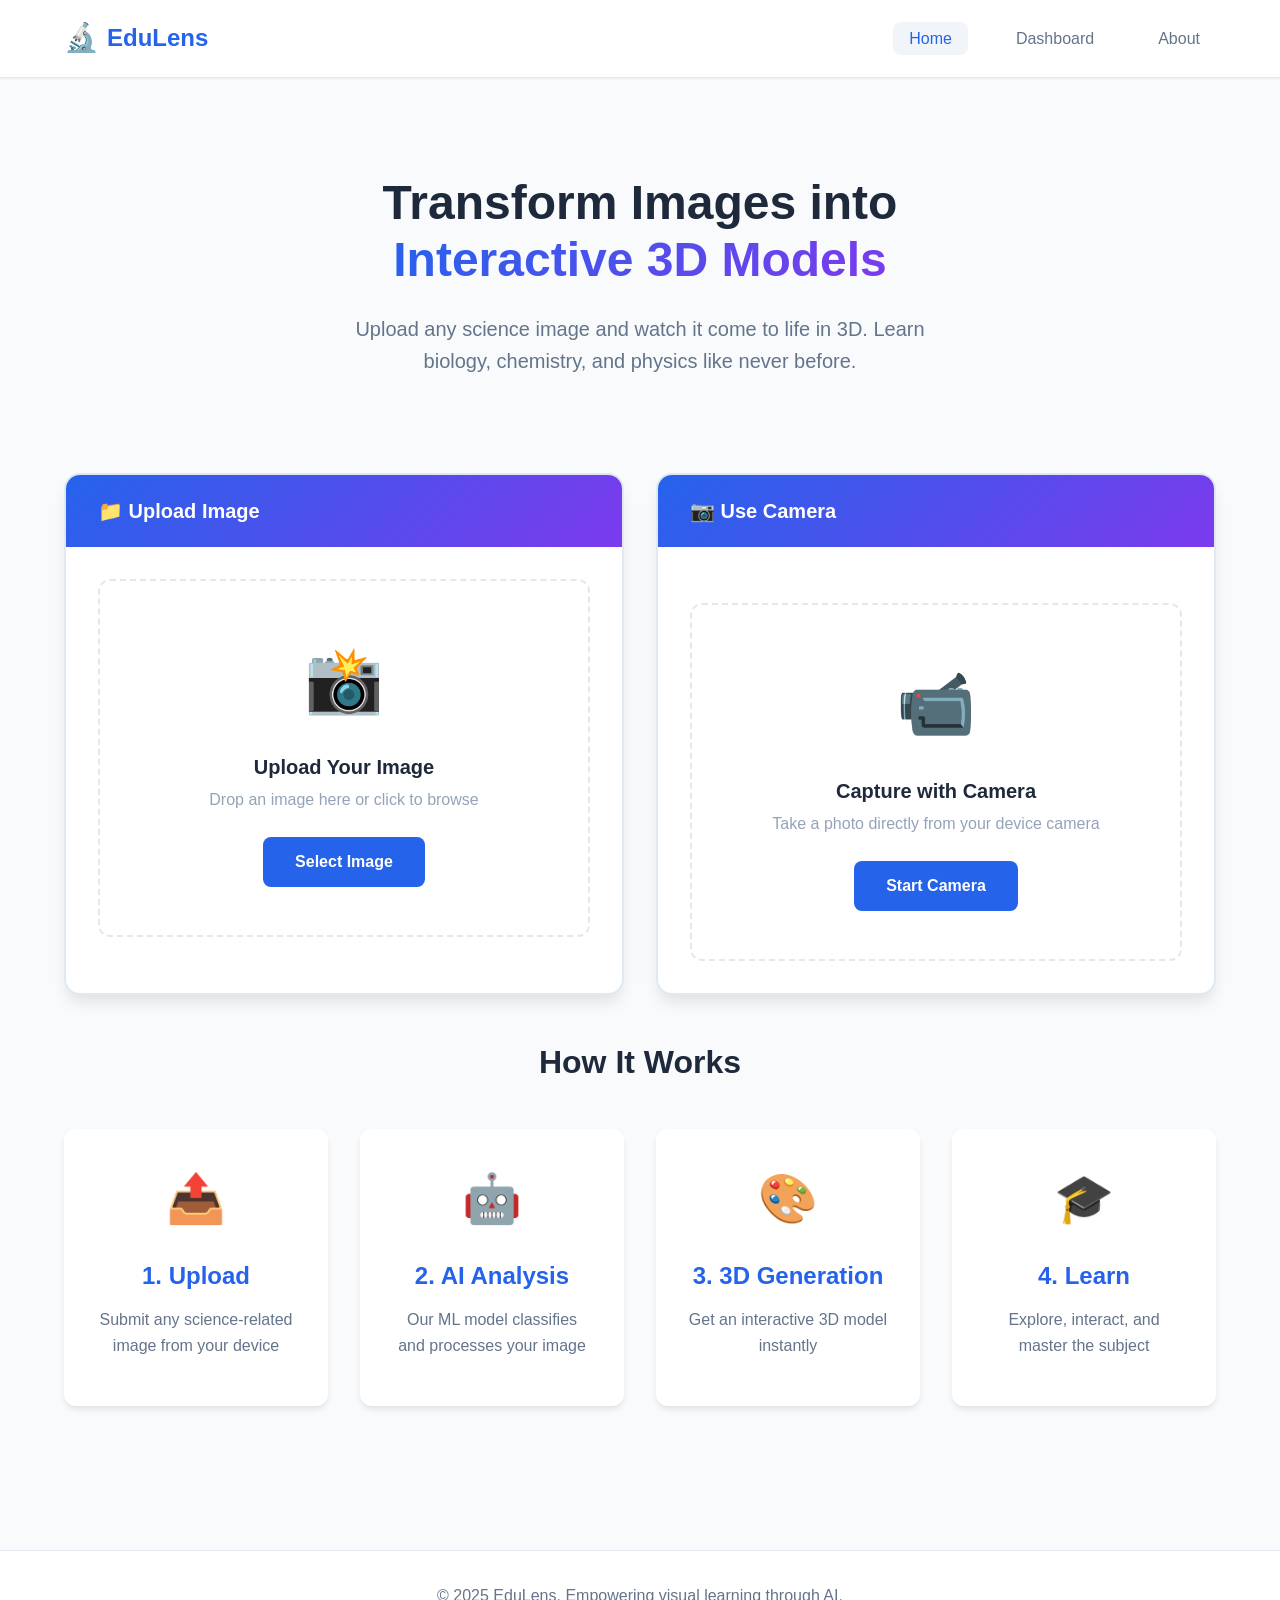
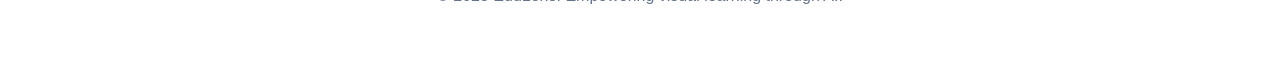
<file: frontend/index.html>
<!DOCTYPE html>
<html lang="en">
<head>
    <meta charset="UTF-8">
    <meta name="viewport" content="width=device-width, initial-scale=1.0">
    <title>EduLens - Turn Images into 3D Learning</title>
    <link rel="stylesheet" href="css/styles.css">
</head>
<body>
    <nav class="navbar">
        <div class="nav-container">
            <div class="logo">
                <span class="logo-icon">🔬</span>
                <span class="logo-text">EduLens</span>
            </div>
            <ul class="nav-links">
                <li><a href="index.html" class="active">Home</a></li>
                <li><a href="dashboard.html">Dashboard</a></li>
                <li><a href="#about">About</a></li>
            </ul>
        </div>
    </nav>

    <main class="container">
        <section class="hero">
            <h1 class="hero-title">Transform Images into<br><span class="gradient-text">Interactive 3D Models</span></h1>
            <p class="hero-subtitle">Upload any science image and watch it come to life in 3D. Learn biology, chemistry, and physics like never before.</p>
        </section>

        <section class="upload-section">
            <div class="upload-container">
                <!-- Upload from File -->
                <div class="upload-card">
                    <div class="card-header">
                        <h3>📁 Upload Image</h3>
                    </div>
                    <div class="upload-area" id="uploadArea">
                        <div class="upload-icon">📸</div>
                        <h4>Upload Your Image</h4>
                        <p>Drop an image here or click to browse</p>
                        <input type="file" id="imageInput" accept="image/*" hidden>
                        <button class="btn btn-primary" id="selectBtn">Select Image</button>
                    </div>

                    <div class="preview-area hidden" id="previewArea">
                        <img id="imagePreview" alt="Preview">
                        <button class="btn btn-secondary" id="changeImageBtn">Change Image</button>
                        <button class="btn btn-primary btn-large" id="uploadBtn">
                            <span class="btn-text">Analyze & Generate 3D</span>
                            <span class="spinner hidden" id="uploadSpinner"></span>
                        </button>
                    </div>
                </div>

                <!-- Camera Capture -->
                <div class="upload-card">
                    <div class="card-header">
                        <h3>📷 Use Camera</h3>
                    </div>
                    <div class="camera-area" id="cameraArea">
                        <div class="camera-placeholder" id="cameraPlaceholder">
                            <div class="camera-icon">📹</div>
                            <h4>Capture with Camera</h4>
                            <p>Take a photo directly from your device camera</p>
                            <button class="btn btn-primary" id="startCameraBtn">Start Camera</button>
                        </div>
                        
                        <div class="camera-view hidden" id="cameraView">
                            <video id="cameraVideo" autoplay playsinline></video>
                            <div class="camera-controls">
                                <button class="btn btn-success" id="captureBtn">📸 Capture Photo</button>
                                <button class="btn btn-secondary" id="stopCameraBtn">Stop Camera</button>
                            </div>
                        </div>

                        <div class="camera-preview hidden" id="cameraPreview">
                            <canvas id="cameraCanvas"></canvas>
                            <div class="camera-actions">
                                <button class="btn btn-secondary" id="retakeBtn">↻ Retake</button>
                                <button class="btn btn-primary btn-large" id="useCameraPhotoBtn">
                                    <span class="btn-text">Analyze & Generate 3D</span>
                                    <span class="spinner hidden" id="cameraSpinner"></span>
                                </button>
                            </div>
                        </div>
                    </div>
                </div>
            </div>

            <div class="result-card hidden" id="resultCard">
                <div class="result-header">
                    <div class="result-icon">✨</div>
                    <h3>Classification Result</h3>
                </div>
                <div class="result-content">
                    <div class="result-label">Detected Subject:</div>
                    <div class="result-value" id="predictedSubject">--</div>
                    <div class="result-confidence">
                        <span>Confidence:</span>
                        <div class="confidence-bar">
                            <div class="confidence-fill" id="confidenceFill"></div>
                        </div>
                        <span id="confidenceValue">--</span>
                    </div>
                </div>
                <button class="btn btn-success btn-large" id="view3DBtn">
                    🎯 Open 3D Model
                </button>
            </div>
        </section>

        <section class="features">
            <h2>How It Works</h2>
            <div class="feature-grid">
                <div class="feature-card">
                    <div class="feature-icon">📤</div>
                    <h3>1. Upload</h3>
                    <p>Submit any science-related image from your device</p>
                </div>
                <div class="feature-card">
                    <div class="feature-icon">🤖</div>
                    <h3>2. AI Analysis</h3>
                    <p>Our ML model classifies and processes your image</p>
                </div>
                <div class="feature-card">
                    <div class="feature-icon">🎨</div>
                    <h3>3. 3D Generation</h3>
                    <p>Get an interactive 3D model instantly</p>
                </div>
                <div class="feature-card">
                    <div class="feature-icon">🎓</div>
                    <h3>4. Learn</h3>
                    <p>Explore, interact, and master the subject</p>
                </div>
            </div>
        </section>
    </main>

    <footer class="footer">
        <p>&copy; 2025 EduLens. Empowering visual learning through AI.</p>
    </footer>

    <script src="js/config.js"></script>
    <script src="js/uploader.js"></script>
</body>
</html>
</file>
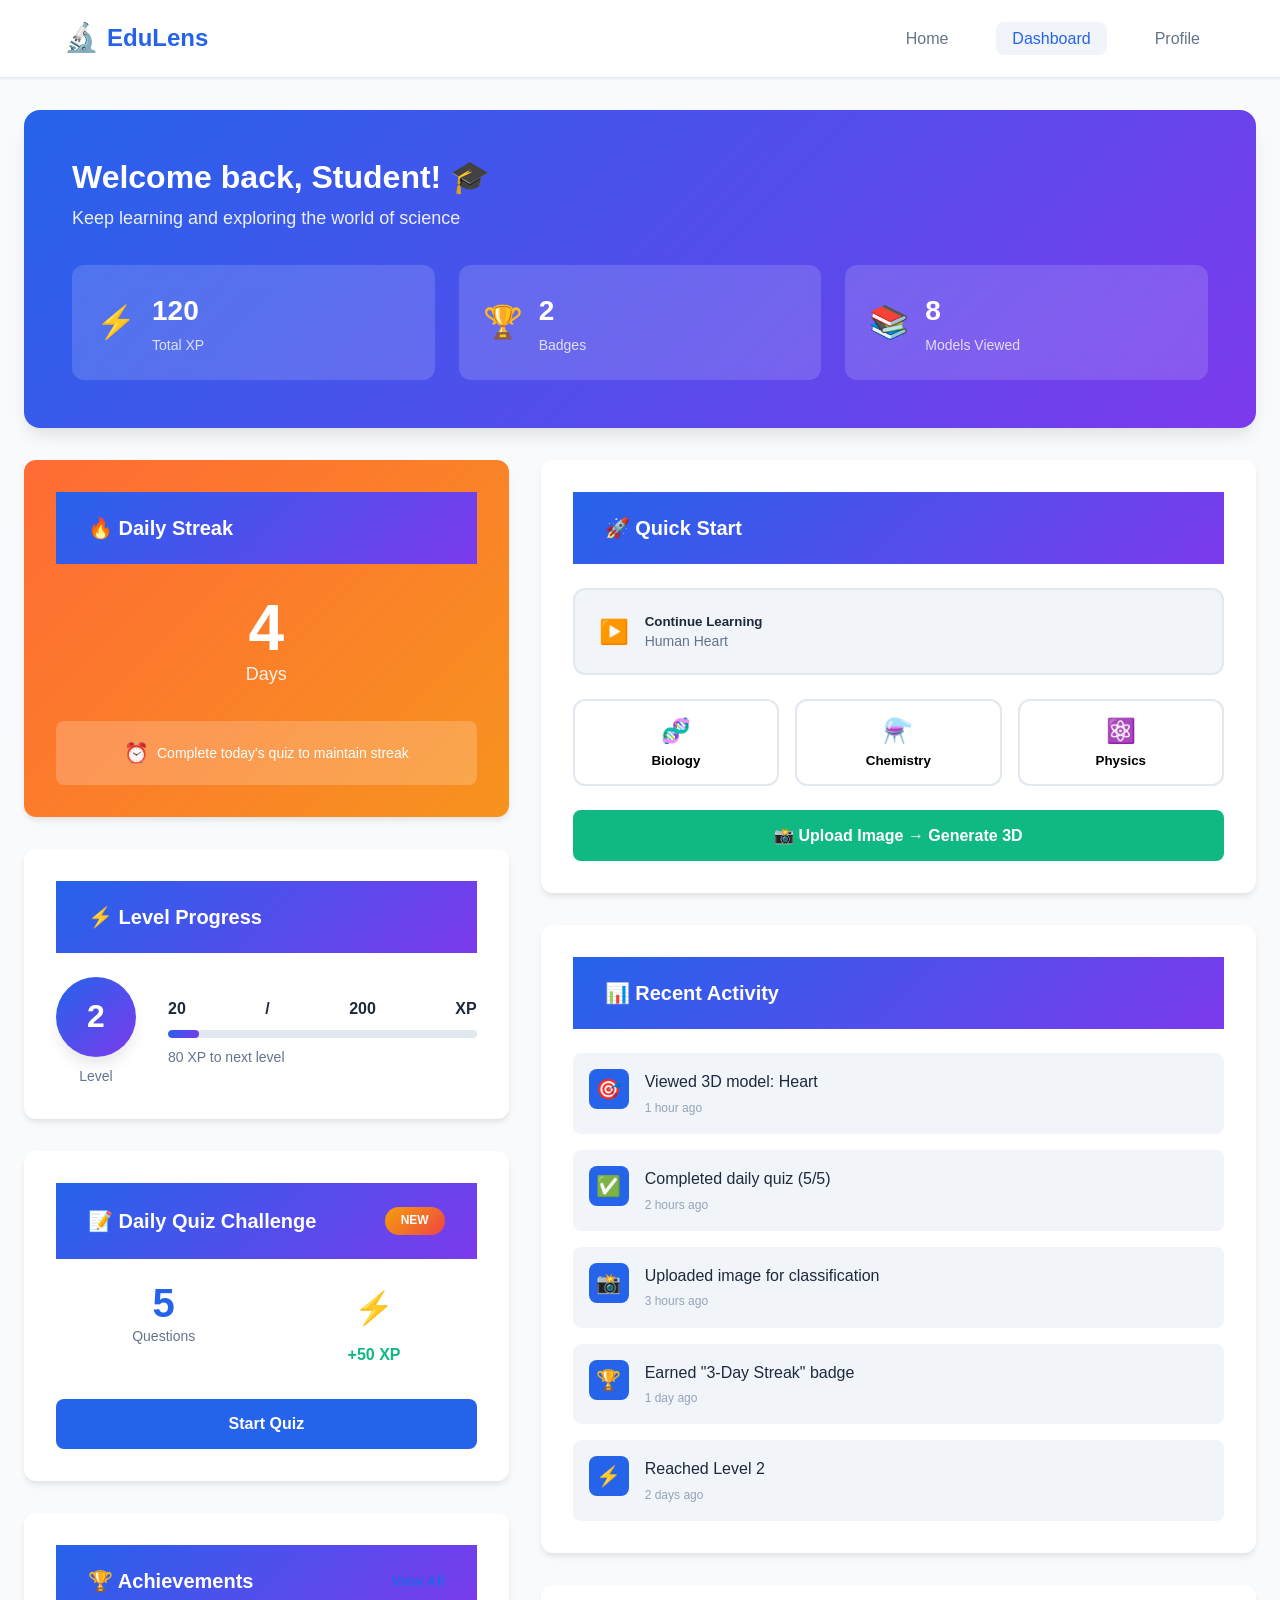
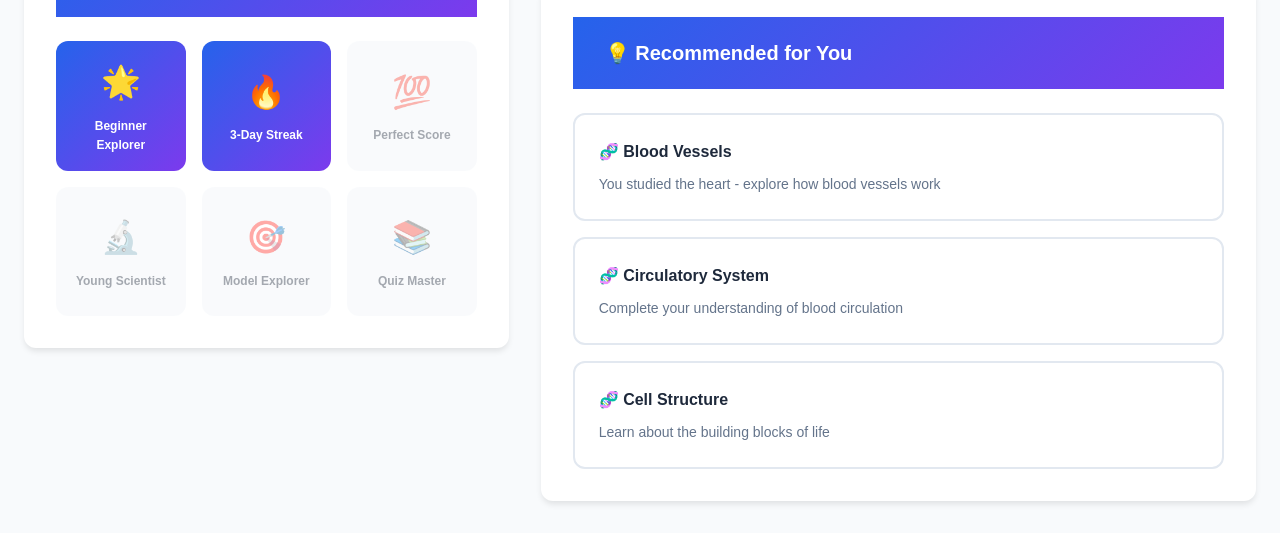
<file: frontend/dashboard.html>
<!DOCTYPE html>
<html lang="en">
<head>
    <meta charset="UTF-8">
    <meta name="viewport" content="width=device-width, initial-scale=1.0">
    <title>Student Dashboard - EduLens</title>
    <link rel="stylesheet" href="css/styles.css">
    <link rel="stylesheet" href="css/dashboard.css">
</head>
<body>
    <nav class="navbar">
        <div class="nav-container">
            <div class="logo">
                <span class="logo-icon">🔬</span>
                <span class="logo-text">EduLens</span>
            </div>
            <ul class="nav-links">
                <li><a href="index.html">Home</a></li>
                <li><a href="dashboard.html" class="active">Dashboard</a></li>
                <li><a href="profile.html">Profile</a></li>
            </ul>
        </div>
    </nav>

    <main class="dashboard-container">
        <!-- Welcome Header -->
        <section class="welcome-section">
            <div class="welcome-content">
                <h1>Welcome back, <span id="userName">Student</span>! 🎓</h1>
                <p>Keep learning and exploring the world of science</p>
            </div>
            <div class="quick-stats">
                <div class="stat-card">
                    <div class="stat-icon">⚡</div>
                    <div class="stat-info">
                        <div class="stat-value" id="totalXP">0</div>
                        <div class="stat-label">Total XP</div>
                    </div>
                </div>
                <div class="stat-card">
                    <div class="stat-icon">🏆</div>
                    <div class="stat-info">
                        <div class="stat-value" id="totalBadges">0</div>
                        <div class="stat-label">Badges</div>
                    </div>
                </div>
                <div class="stat-card">
                    <div class="stat-icon">📚</div>
                    <div class="stat-info">
                        <div class="stat-value" id="modelsViewed">0</div>
                        <div class="stat-label">Models Viewed</div>
                    </div>
                </div>
            </div>
        </section>

        <!-- Main Grid -->
        <div class="dashboard-grid">
            <!-- Left Column -->
            <div class="left-column">
                <!-- Streak Widget -->
                <div class="card streak-card" id="streakCard">
                    <div class="card-header">
                        <h3>🔥 Daily Streak</h3>
                    </div>
                    <div class="streak-content">
                        <div class="streak-display">
                            <div class="streak-number" id="streakNumber">0</div>
                            <div class="streak-label">Days</div>
                        </div>
                        <div class="streak-status" id="streakStatus">
                            <span class="status-icon" id="statusIcon">⏰</span>
                            <span class="status-text" id="statusText">Complete today's quiz to maintain streak</span>
                        </div>
                    </div>
                </div>

                <!-- XP & Level Progress -->
                <div class="card level-card">
                    <div class="card-header">
                        <h3>⚡ Level Progress</h3>
                    </div>
                    <div class="level-content">
                        <div class="level-badge" id="levelBadge">
                            <div class="badge-circle">
                                <span id="currentLevel">1</span>
                            </div>
                            <div class="badge-label">Level</div>
                        </div>
                        <div class="xp-progress">
                            <div class="xp-info">
                                <span id="currentXP">0</span> / <span id="requiredXP">100</span> XP
                            </div>
                            <div class="progress-bar">
                                <div class="progress-fill" id="xpProgressFill"></div>
                            </div>
                            <div class="xp-next">
                                <span id="xpToNext">100</span> XP to next level
                            </div>
                        </div>
                    </div>
                </div>

                <!-- Daily MCQ -->
                <div class="card mcq-card">
                    <div class="card-header">
                        <h3>📝 Daily Quiz Challenge</h3>
                        <span class="badge badge-new">New</span>
                    </div>
                    <div class="mcq-content">
                        <div class="mcq-info">
                            <div class="mcq-count">
                                <span class="count-number" id="mcqCount">5</span>
                                <span class="count-label">Questions</span>
                            </div>
                            <div class="mcq-reward">
                                <span class="reward-icon">⚡</span>
                                <span class="reward-text">+<span id="mcqReward">50</span> XP</span>
                            </div>
                        </div>
                        <button class="btn btn-primary btn-block" id="startQuizBtn">
                            Start Quiz
                        </button>
                    </div>
                </div>

                <!-- Achievements -->
                <div class="card achievements-card">
                    <div class="card-header">
                        <h3>🏆 Achievements</h3>
                        <a href="#" class="view-all">View All</a>
                    </div>
                    <div class="achievements-grid" id="achievementsGrid">
                        <!-- Populated by JS -->
                    </div>
                </div>
            </div>

            <!-- Right Column -->
            <div class="right-column">
                <!-- Quick Start -->
                <div class="card quick-start-card">
                    <div class="card-header">
                        <h3>🚀 Quick Start</h3>
                    </div>
                    <div class="quick-start-content">
                        <button class="quick-btn continue-btn" id="continueBtn">
                            <span class="btn-icon">▶️</span>
                            <div class="btn-content">
                                <div class="btn-title">Continue Learning</div>
                                <div class="btn-subtitle" id="lastTopic">--</div>
                            </div>
                        </button>
                        <div class="subject-buttons">
                            <button class="subject-btn biology-btn" data-subject="biology">
                                <span class="subject-icon">🧬</span>
                                <span>Biology</span>
                            </button>
                            <button class="subject-btn chemistry-btn" data-subject="chemistry">
                                <span class="subject-icon">⚗️</span>
                                <span>Chemistry</span>
                            </button>
                            <button class="subject-btn physics-btn" data-subject="physics">
                                <span class="subject-icon">⚛️</span>
                                <span>Physics</span>
                            </button>
                        </div>
                        <button class="btn btn-success btn-block" id="uploadNewBtn">
                            📸 Upload Image → Generate 3D
                        </button>
                    </div>
                </div>

                <!-- Recent Activity -->
                <div class="card activity-card">
                    <div class="card-header">
                        <h3>📊 Recent Activity</h3>
                    </div>
                    <div class="activity-feed" id="activityFeed">
                        <!-- Populated by JS -->
                    </div>
                </div>

                <!-- Recommendations -->
                <div class="card recommendations-card">
                    <div class="card-header">
                        <h3>💡 Recommended for You</h3>
                    </div>
                    <div class="recommendations-list" id="recommendationsList">
                        <!-- Populated by JS -->
                    </div>
                </div>
            </div>
        </div>
    </main>

    <!-- MCQ Modal -->
    <div class="modal hidden" id="mcqModal">
        <div class="modal-content mcq-modal-content">
            <div class="modal-header">
                <h3>Daily Quiz Challenge</h3>
                <div class="quiz-progress">
                    <span id="questionNumber">1</span> / <span id="totalQuestions">5</span>
                </div>
            </div>
            <div class="modal-body mcq-body">
                <div class="question-card" id="questionCard">
                    <h4 class="question-text" id="questionText">Loading question...</h4>
                    <div class="options-container" id="optionsContainer">
                        <!-- Populated by JS -->
                    </div>
                </div>
                <div class="quiz-actions">
                    <button class="btn btn-secondary" id="prevQuestionBtn" disabled>Previous</button>
                    <button class="btn btn-primary" id="nextQuestionBtn" disabled>Next</button>
                    <button class="btn btn-success hidden" id="submitQuizBtn">Submit Quiz</button>
                </div>
            </div>
        </div>
    </div>

    <!-- Quiz Result Modal -->
    <div class="modal hidden" id="resultModal">
        <div class="modal-content result-modal-content">
            <div class="result-header">
                <div class="result-icon" id="resultIcon">🎉</div>
                <h2 id="resultTitle">Great Job!</h2>
            </div>
            <div class="result-body">
                <div class="score-display">
                    <div class="score-circle">
                        <svg viewBox="0 0 100 100">
                            <circle cx="50" cy="50" r="45" class="score-bg"/>
                            <circle cx="50" cy="50" r="45" class="score-progress" id="scoreCircle"/>
                        </svg>
                        <div class="score-text">
                            <span class="score-value" id="scoreValue">0</span>
                            <span class="score-total">/ <span id="scoreTotal">5</span></span>
                        </div>
                    </div>
                </div>
                <div class="result-stats">
                    <div class="result-stat">
                        <span class="stat-icon">⚡</span>
                        <span class="stat-text">+<span id="earnedXP">0</span> XP</span>
                    </div>
                    <div class="result-stat">
                        <span class="stat-icon">✅</span>
                        <span class="stat-text"><span id="correctAnswers">0</span> Correct</span>
                    </div>
                    <div class="result-stat">
                        <span class="stat-icon">⏱️</span>
                        <span class="stat-text"><span id="timeTaken">0</span>s</span>
                    </div>
                </div>
                <button class="btn btn-primary btn-block" id="closeResultBtn">
                    Continue Learning
                </button>
            </div>
        </div>
    </div>

    <!-- Badge Detail Modal -->
    <div class="modal hidden" id="badgeModal">
        <div class="modal-content badge-modal-content">
            <button class="close-btn modal-close" id="closeBadgeBtn">✕</button>
            <div class="badge-detail">
                <div class="badge-icon-large" id="badgeIconLarge">🏆</div>
                <h3 id="badgeName">Achievement</h3>
                <p id="badgeDescription">Complete challenges to unlock badges</p>
                <div class="badge-progress" id="badgeProgressContainer">
                    <!-- Progress info -->
                </div>
            </div>
        </div>
    </div>

    <script src="js/config.js"></script>
    <script src="js/components/streak.js"></script>
    <script src="js/components/mcq.js"></script>
    <script src="js/components/recentActivity.js"></script>
    <script src="js/components/rewards.js"></script>
    <script src="js/dashboard.js"></script>
</body>
</html>
</file>
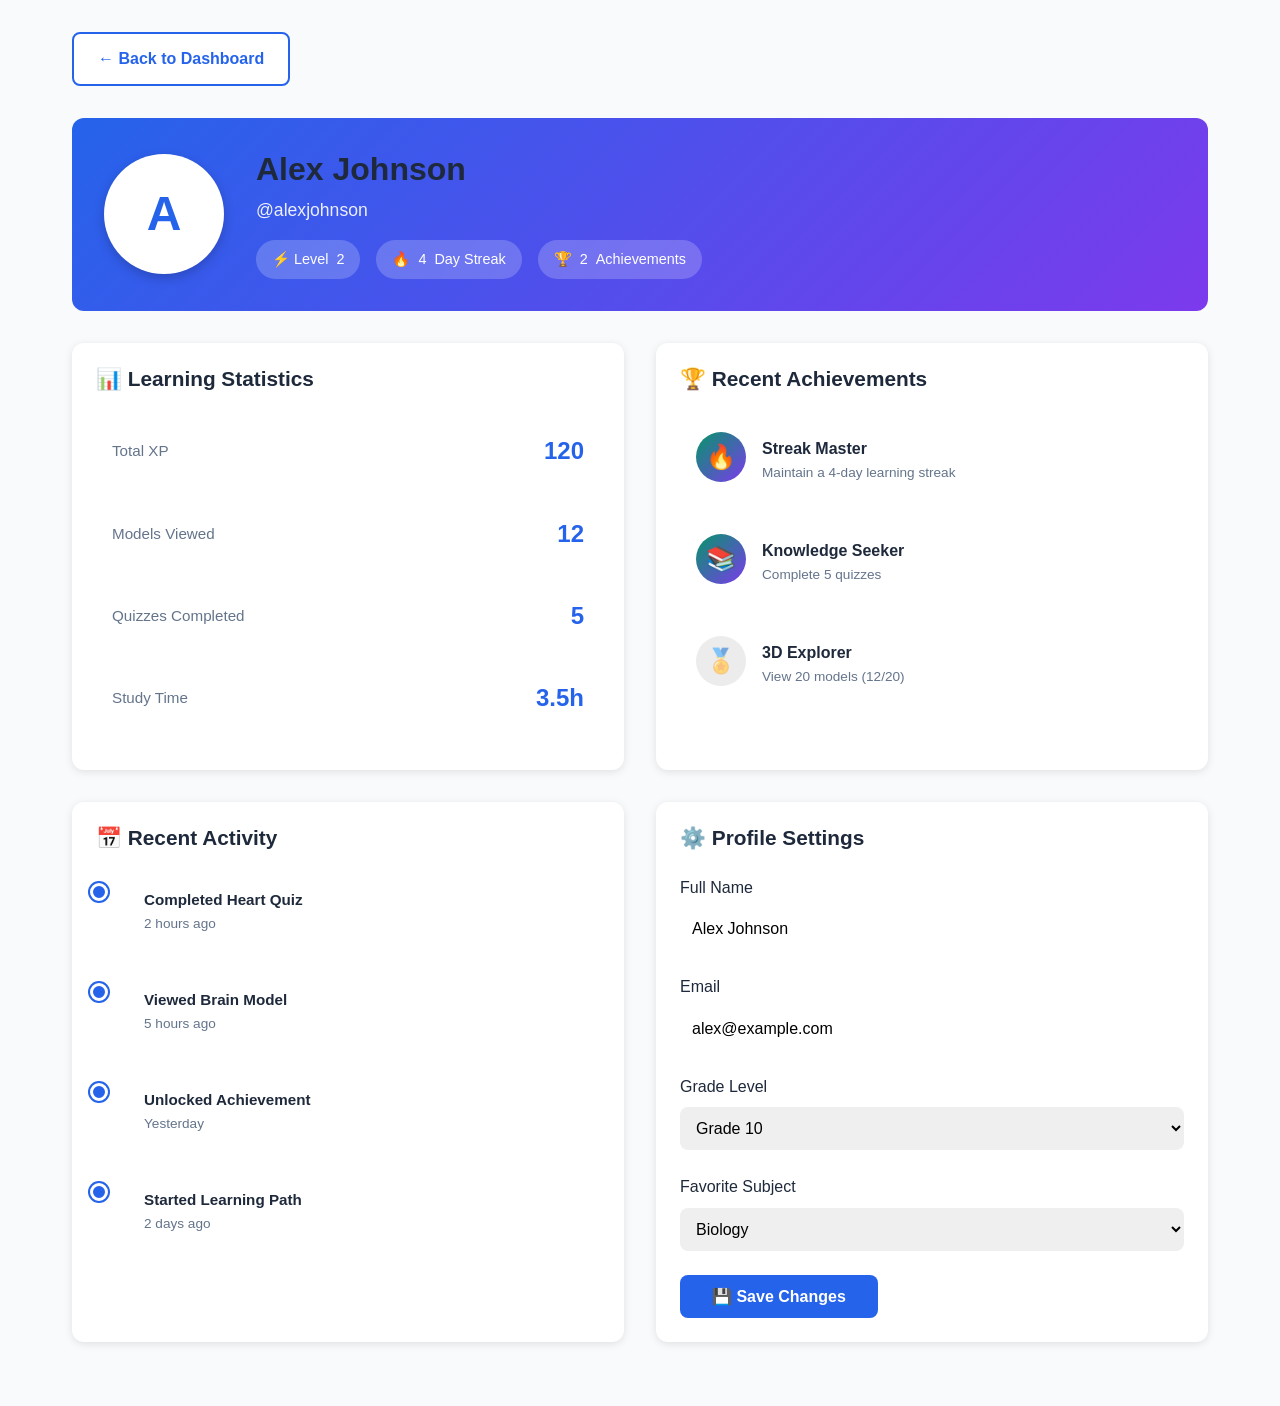
<file: frontend/profile.html>
<!DOCTYPE html>
<html lang="en">
<head>
    <meta charset="UTF-8">
    <meta name="viewport" content="width=device-width, initial-scale=1.0">
    <title>My Profile - EduLens</title>
    <link rel="stylesheet" href="css/styles.css">
    <link rel="stylesheet" href="css/dashboard.css">
    <style>
        .profile-container {
            max-width: 1200px;
            margin: 0 auto;
            padding: 2rem;
        }

        .profile-header {
            background: linear-gradient(135deg, var(--primary-color), var(--secondary-color));
            border-radius: 12px;
            padding: 2rem;
            color: white;
            margin-bottom: 2rem;
            display: flex;
            align-items: center;
            gap: 2rem;
        }

        .profile-avatar {
            width: 120px;
            height: 120px;
            border-radius: 50%;
            background: white;
            display: flex;
            align-items: center;
            justify-content: center;
            font-size: 3rem;
            color: var(--primary-color);
            font-weight: bold;
            box-shadow: 0 4px 12px rgba(0,0,0,0.2);
        }

        .profile-info h1 {
            margin: 0 0 0.5rem 0;
            font-size: 2rem;
        }

        .profile-info .username {
            opacity: 0.9;
            font-size: 1.1rem;
            margin-bottom: 0.5rem;
        }

        .profile-badges {
            display: flex;
            gap: 1rem;
            margin-top: 1rem;
        }

        .profile-badge {
            background: rgba(255,255,255,0.2);
            padding: 0.5rem 1rem;
            border-radius: 20px;
            font-size: 0.9rem;
            display: flex;
            align-items: center;
            gap: 0.5rem;
        }

        .profile-grid {
            display: grid;
            grid-template-columns: repeat(auto-fit, minmax(300px, 1fr));
            gap: 2rem;
            margin-bottom: 2rem;
        }

        .profile-card {
            background: white;
            border-radius: 12px;
            padding: 1.5rem;
            box-shadow: 0 2px 8px rgba(0,0,0,0.1);
        }

        .profile-card h2 {
            margin: 0 0 1.5rem 0;
            font-size: 1.3rem;
            color: var(--text-primary);
            display: flex;
            align-items: center;
            gap: 0.5rem;
        }

        .stat-item {
            display: flex;
            justify-content: space-between;
            align-items: center;
            padding: 1rem;
            background: var(--bg-secondary);
            border-radius: 8px;
            margin-bottom: 0.75rem;
        }

        .stat-label {
            color: var(--text-secondary);
            font-size: 0.95rem;
        }

        .stat-value {
            font-size: 1.5rem;
            font-weight: bold;
            color: var(--primary-color);
        }

        .achievement-item {
            display: flex;
            align-items: center;
            gap: 1rem;
            padding: 1rem;
            background: var(--bg-secondary);
            border-radius: 8px;
            margin-bottom: 0.75rem;
            transition: transform 0.2s;
        }

        .achievement-item:hover {
            transform: translateX(5px);
        }

        .achievement-icon {
            width: 50px;
            height: 50px;
            border-radius: 50%;
            background: linear-gradient(135deg, var(--biology-color), var(--chemistry-color));
            display: flex;
            align-items: center;
            justify-content: center;
            font-size: 1.5rem;
            flex-shrink: 0;
        }

        .achievement-icon.locked {
            background: #e0e0e0;
            opacity: 0.6;
        }

        .achievement-details h3 {
            margin: 0 0 0.25rem 0;
            font-size: 1rem;
            color: var(--text-primary);
        }

        .achievement-details p {
            margin: 0;
            font-size: 0.85rem;
            color: var(--text-secondary);
        }

        .form-group {
            margin-bottom: 1.5rem;
        }

        .form-group label {
            display: block;
            margin-bottom: 0.5rem;
            color: var(--text-primary);
            font-weight: 500;
        }

        .form-group input,
        .form-group select {
            width: 100%;
            padding: 0.75rem;
            border: 2px solid var(--border-color);
            border-radius: 8px;
            font-size: 1rem;
            transition: border-color 0.3s;
        }

        .form-group input:focus,
        .form-group select:focus {
            outline: none;
            border-color: var(--primary-color);
        }

        .btn-save {
            background: var(--primary-color);
            color: white;
            border: none;
            padding: 0.75rem 2rem;
            border-radius: 8px;
            font-size: 1rem;
            font-weight: 600;
            cursor: pointer;
            transition: all 0.3s;
        }

        .btn-save:hover {
            background: var(--secondary-color);
            transform: translateY(-2px);
        }

        .activity-timeline {
            position: relative;
            padding-left: 2rem;
        }

        .activity-timeline::before {
            content: '';
            position: absolute;
            left: 0;
            top: 0;
            bottom: 0;
            width: 2px;
            background: var(--border-color);
        }

        .timeline-item {
            position: relative;
            margin-bottom: 1.5rem;
        }

        .timeline-item::before {
            content: '';
            position: absolute;
            left: -2.4rem;
            top: 0.5rem;
            width: 12px;
            height: 12px;
            border-radius: 50%;
            background: var(--primary-color);
            border: 3px solid white;
            box-shadow: 0 0 0 2px var(--primary-color);
        }

        .timeline-content {
            background: var(--bg-secondary);
            padding: 1rem;
            border-radius: 8px;
        }

        .timeline-content h4 {
            margin: 0 0 0.25rem 0;
            font-size: 0.95rem;
            color: var(--text-primary);
        }

        .timeline-content p {
            margin: 0;
            font-size: 0.85rem;
            color: var(--text-secondary);
        }

        .back-button {
            display: inline-flex;
            align-items: center;
            gap: 0.5rem;
            padding: 0.75rem 1.5rem;
            background: white;
            color: var(--primary-color);
            border: 2px solid var(--primary-color);
            border-radius: 8px;
            text-decoration: none;
            font-weight: 600;
            margin-bottom: 2rem;
            transition: all 0.3s;
        }

        .back-button:hover {
            background: var(--primary-color);
            color: white;
        }

        @media (max-width: 768px) {
            .profile-header {
                flex-direction: column;
                text-align: center;
            }

            .profile-badges {
                justify-content: center;
            }

            .profile-grid {
                grid-template-columns: 1fr;
            }

            .profile-container {
                padding: 1rem;
            }
        }
    </style>
</head>
<body>
    <div class="profile-container">
        <a href="dashboard.html" class="back-button">
            ← Back to Dashboard
        </a>

        <!-- Profile Header -->
        <div class="profile-header">
            <div class="profile-avatar" id="profileAvatar">
                A
            </div>
            <div class="profile-info">
                <h1 id="profileName">Alex Johnson</h1>
                <div class="username">@alexjohnson</div>
                <div class="profile-badges">
                    <span class="profile-badge">
                        ⚡ Level <span id="profileLevel">2</span>
                    </span>
                    <span class="profile-badge">
                        🔥 <span id="profileStreak">4</span> Day Streak
                    </span>
                    <span class="profile-badge">
                        🏆 <span id="profileAchievements">2</span> Achievements
                    </span>
                </div>
            </div>
        </div>

        <!-- Stats Grid -->
        <div class="profile-grid">
            <!-- Learning Stats -->
            <div class="profile-card">
                <h2>📊 Learning Statistics</h2>
                <div class="stat-item">
                    <span class="stat-label">Total XP</span>
                    <span class="stat-value" id="totalXP">120</span>
                </div>
                <div class="stat-item">
                    <span class="stat-label">Models Viewed</span>
                    <span class="stat-value" id="modelsViewed">12</span>
                </div>
                <div class="stat-item">
                    <span class="stat-label">Quizzes Completed</span>
                    <span class="stat-value" id="quizzesCompleted">5</span>
                </div>
                <div class="stat-item">
                    <span class="stat-label">Study Time</span>
                    <span class="stat-value" id="studyTime">3.5h</span>
                </div>
            </div>

            <!-- Achievements -->
            <div class="profile-card">
                <h2>🏆 Recent Achievements</h2>
                <div class="achievement-item">
                    <div class="achievement-icon">🔥</div>
                    <div class="achievement-details">
                        <h3>Streak Master</h3>
                        <p>Maintain a 4-day learning streak</p>
                    </div>
                </div>
                <div class="achievement-item">
                    <div class="achievement-icon">📚</div>
                    <div class="achievement-details">
                        <h3>Knowledge Seeker</h3>
                        <p>Complete 5 quizzes</p>
                    </div>
                </div>
                <div class="achievement-item">
                    <div class="achievement-icon locked">🏅</div>
                    <div class="achievement-details">
                        <h3>3D Explorer</h3>
                        <p>View 20 models (12/20)</p>
                    </div>
                </div>
            </div>
        </div>

        <!-- Additional Info Grid -->
        <div class="profile-grid">
            <!-- Recent Activity -->
            <div class="profile-card">
                <h2>📅 Recent Activity</h2>
                <div class="activity-timeline">
                    <div class="timeline-item">
                        <div class="timeline-content">
                            <h4>Completed Heart Quiz</h4>
                            <p>2 hours ago</p>
                        </div>
                    </div>
                    <div class="timeline-item">
                        <div class="timeline-content">
                            <h4>Viewed Brain Model</h4>
                            <p>5 hours ago</p>
                        </div>
                    </div>
                    <div class="timeline-item">
                        <div class="timeline-content">
                            <h4>Unlocked Achievement</h4>
                            <p>Yesterday</p>
                        </div>
                    </div>
                    <div class="timeline-item">
                        <div class="timeline-content">
                            <h4>Started Learning Path</h4>
                            <p>2 days ago</p>
                        </div>
                    </div>
                </div>
            </div>

            <!-- Profile Settings -->
            <div class="profile-card">
                <h2>⚙️ Profile Settings</h2>
                <form id="profileForm">
                    <div class="form-group">
                        <label for="fullName">Full Name</label>
                        <input type="text" id="fullName" value="Alex Johnson">
                    </div>
                    <div class="form-group">
                        <label for="email">Email</label>
                        <input type="email" id="email" value="alex@example.com">
                    </div>
                    <div class="form-group">
                        <label for="grade">Grade Level</label>
                        <select id="grade">
                            <option>Grade 9</option>
                            <option selected>Grade 10</option>
                            <option>Grade 11</option>
                            <option>Grade 12</option>
                        </select>
                    </div>
                    <div class="form-group">
                        <label for="favoriteSubject">Favorite Subject</label>
                        <select id="favoriteSubject">
                            <option selected>Biology</option>
                            <option>Chemistry</option>
                            <option>Physics</option>
                            <option>Math</option>
                        </select>
                    </div>
                    <button type="submit" class="btn-save">💾 Save Changes</button>
                </form>
            </div>
        </div>
    </div>

    <script type="module">
        // Load profile data
        function loadProfileData() {
            // Get data from localStorage or use demo data
            const profileData = {
                name: 'Alex Johnson',
                username: 'alexjohnson',
                level: 2,
                streak: 4,
                achievements: 2,
                totalXP: 120,
                modelsViewed: 12,
                quizzesCompleted: 5,
                studyTime: '3.5h'
            };

            // Update profile header
            document.getElementById('profileName').textContent = profileData.name;
            document.getElementById('profileAvatar').textContent = profileData.name.charAt(0);
            document.getElementById('profileLevel').textContent = profileData.level;
            document.getElementById('profileStreak').textContent = profileData.streak;
            document.getElementById('profileAchievements').textContent = profileData.achievements;

            // Update stats
            document.getElementById('totalXP').textContent = profileData.totalXP;
            document.getElementById('modelsViewed').textContent = profileData.modelsViewed;
            document.getElementById('quizzesCompleted').textContent = profileData.quizzesCompleted;
            document.getElementById('studyTime').textContent = profileData.studyTime;
        }

        // Handle form submission
        document.getElementById('profileForm').addEventListener('submit', (e) => {
            e.preventDefault();
            
            const formData = {
                fullName: document.getElementById('fullName').value,
                email: document.getElementById('email').value,
                grade: document.getElementById('grade').value,
                favoriteSubject: document.getElementById('favoriteSubject').value
            };

            // Save to localStorage
            localStorage.setItem('userProfile', JSON.stringify(formData));

            // Show success message
            const btn = e.target.querySelector('.btn-save');
            const originalText = btn.innerHTML;
            btn.innerHTML = '✅ Saved!';
            btn.style.background = '#10b981';

            setTimeout(() => {
                btn.innerHTML = originalText;
                btn.style.background = '';
            }, 2000);

            console.log('Profile updated:', formData);
        });

        // Load saved profile data
        const savedProfile = localStorage.getItem('userProfile');
        if (savedProfile) {
            const data = JSON.parse(savedProfile);
            document.getElementById('fullName').value = data.fullName || '';
            document.getElementById('email').value = data.email || '';
            document.getElementById('grade').value = data.grade || 'Grade 10';
            document.getElementById('favoriteSubject').value = data.favoriteSubject || 'Biology';
        }

        // Initialize profile
        loadProfileData();

        console.log('✅ Profile page loaded successfully!');
    </script>
</body>
</html>
</file>
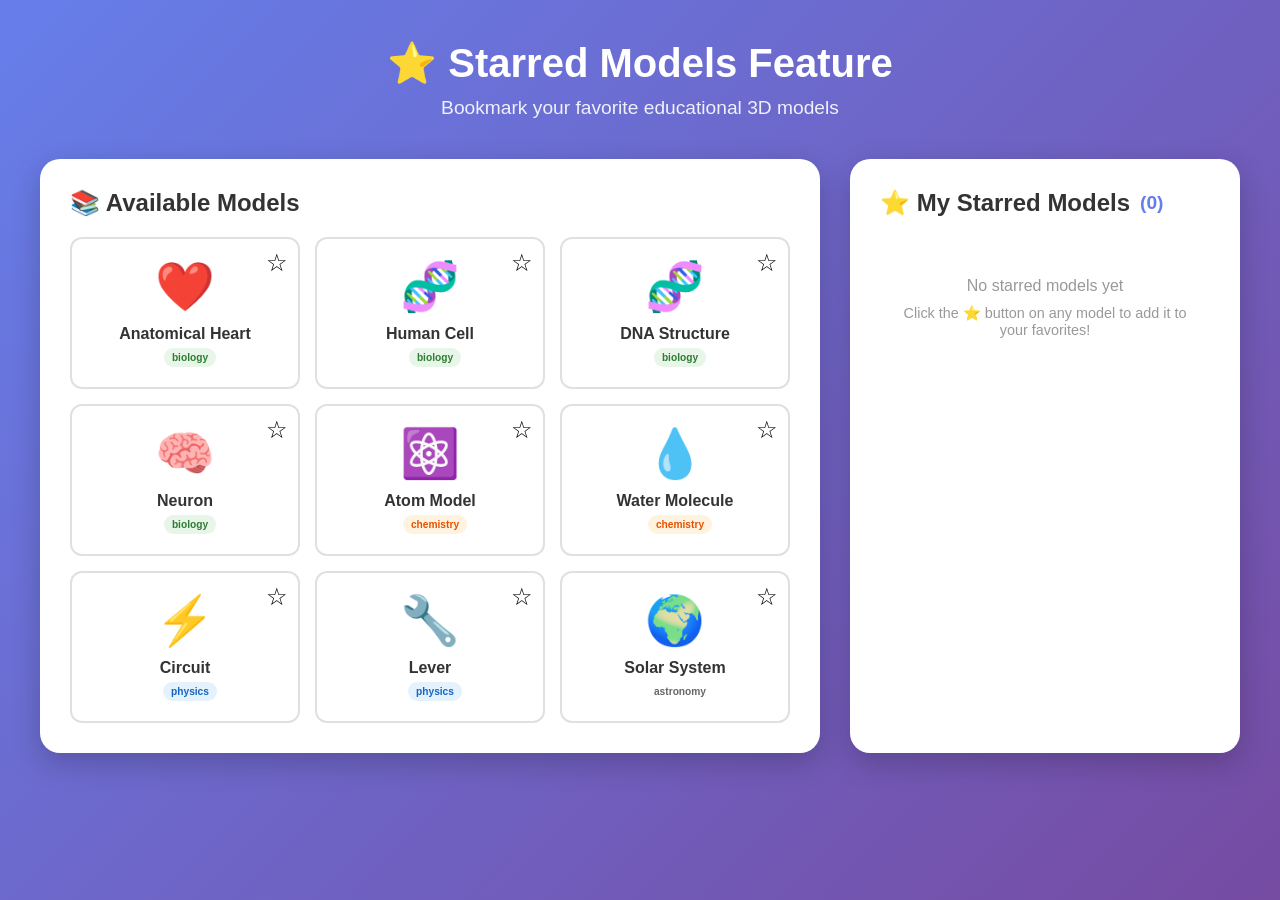
<file: frontend/starred-demo.html>
<!DOCTYPE html>
<html lang="en">
<head>
    <meta charset="UTF-8">
    <meta name="viewport" content="width=device-width, initial-scale=1.0">
    <title>Starred Models Demo - EduLens</title>
    <style>
        * {
            margin: 0;
            padding: 0;
            box-sizing: border-box;
        }

        body {
            font-family: -apple-system, BlinkMacSystemFont, 'Segoe UI', Roboto, sans-serif;
            background: linear-gradient(135deg, #667eea 0%, #764ba2 100%);
            min-height: 100vh;
            padding: 40px 20px;
        }

        .container {
            max-width: 1200px;
            margin: 0 auto;
        }

        .header {
            text-align: center;
            color: white;
            margin-bottom: 40px;
        }

        .header h1 {
            font-size: 2.5em;
            margin-bottom: 10px;
        }

        .header p {
            font-size: 1.2em;
            opacity: 0.9;
        }

        .content {
            display: grid;
            grid-template-columns: 2fr 1fr;
            gap: 30px;
        }

        .card {
            background: white;
            border-radius: 20px;
            padding: 30px;
            box-shadow: 0 10px 30px rgba(0,0,0,0.2);
        }

        .card h2 {
            color: #333;
            margin-bottom: 20px;
            font-size: 1.5em;
            display: flex;
            align-items: center;
            gap: 10px;
        }

        .models-grid {
            display: grid;
            grid-template-columns: repeat(auto-fill, minmax(200px, 1fr));
            gap: 15px;
        }

        .model-card {
            border: 2px solid #e0e0e0;
            border-radius: 12px;
            padding: 20px;
            text-align: center;
            cursor: pointer;
            transition: all 0.3s ease;
            position: relative;
        }

        .model-card:hover {
            border-color: #667eea;
            transform: translateY(-5px);
            box-shadow: 0 5px 15px rgba(102, 126, 234, 0.3);
        }

        .model-card.starred {
            border-color: #ffd700;
            background: #fffef0;
        }

        .model-icon {
            font-size: 3em;
            margin-bottom: 10px;
        }

        .model-name {
            font-weight: 600;
            color: #333;
            margin-bottom: 5px;
        }

        .model-category {
            font-size: 0.85em;
            color: #666;
        }

        .star-btn {
            position: absolute;
            top: 10px;
            right: 10px;
            font-size: 1.5em;
            cursor: pointer;
            transition: transform 0.2s ease;
        }

        .star-btn:hover {
            transform: scale(1.2);
        }

        .starred-list {
            list-style: none;
        }

        .starred-item {
            display: flex;
            align-items: center;
            justify-content: space-between;
            padding: 15px;
            border-bottom: 1px solid #f0f0f0;
        }

        .starred-item:last-child {
            border-bottom: none;
        }

        .starred-info {
            display: flex;
            align-items: center;
            gap: 10px;
        }

        .remove-btn {
            background: #ff4444;
            color: white;
            border: none;
            padding: 5px 15px;
            border-radius: 6px;
            cursor: pointer;
            font-size: 0.85em;
        }

        .remove-btn:hover {
            background: #cc0000;
        }

        .empty-state {
            text-align: center;
            padding: 40px 20px;
            color: #999;
        }

        .badge {
            display: inline-block;
            padding: 4px 8px;
            border-radius: 12px;
            font-size: 0.75em;
            font-weight: 600;
            margin-left: 10px;
        }

        .badge.biology { background: #e8f5e9; color: #2e7d32; }
        .badge.chemistry { background: #fff3e0; color: #e65100; }
        .badge.physics { background: #e3f2fd; color: #1565c0; }

        @media (max-width: 768px) {
            .content {
                grid-template-columns: 1fr;
            }
        }
    </style>
</head>
<body>
    <div class="container">
        <div class="header">
            <h1>⭐ Starred Models Feature</h1>
            <p>Bookmark your favorite educational 3D models</p>
        </div>

        <div class="content">
            <!-- Available Models -->
            <div class="card">
                <h2>📚 Available Models</h2>
                <div class="models-grid" id="models-grid">
                    <!-- Models will be dynamically added here -->
                </div>
            </div>

            <!-- Starred Models -->
            <div class="card">
                <h2>⭐ My Starred Models <span id="starred-count" style="font-size: 0.8em; color: #667eea;">(0)</span></h2>
                <div id="starred-list">
                    <div class="empty-state">
                        <p>No starred models yet</p>
                        <p style="font-size: 0.9em; margin-top: 10px;">Click the ⭐ button on any model to add it to your favorites!</p>
                    </div>
                </div>
            </div>
        </div>
    </div>

    <script>
        // Sample models data
        const models = [
            { subject: 'heart', name: 'Anatomical Heart', icon: '❤️', category: 'biology' },
            { subject: 'cell', name: 'Human Cell', icon: '🧬', category: 'biology' },
            { subject: 'dna', name: 'DNA Structure', icon: '🧬', category: 'biology' },
            { subject: 'neuron', name: 'Neuron', icon: '🧠', category: 'biology' },
            { subject: 'atom', name: 'Atom Model', icon: '⚛️', category: 'chemistry' },
            { subject: 'water_molecule', name: 'Water Molecule', icon: '💧', category: 'chemistry' },
            { subject: 'circuit', name: 'Circuit', icon: '⚡', category: 'physics' },
            { subject: 'lever', name: 'Lever', icon: '🔧', category: 'physics' },
            { subject: 'solar_system', name: 'Solar System', icon: '🌍', category: 'astronomy' },
        ];

        // Starred models storage (in real app, this would be in backend)
        let starredModels = [];

        // Initialize the UI
        function init() {
            renderModels();
            renderStarredList();
        }

        // Render available models
        function renderModels() {
            const grid = document.getElementById('models-grid');
            grid.innerHTML = models.map(model => `
                <div class="model-card ${isStarred(model.subject) ? 'starred' : ''}" id="model-${model.subject}">
                    <div class="star-btn" onclick="toggleStar('${model.subject}', event)">
                        ${isStarred(model.subject) ? '⭐' : '☆'}
                    </div>
                    <div class="model-icon">${model.icon}</div>
                    <div class="model-name">${model.name}</div>
                    <div class="model-category">
                        <span class="badge ${model.category}">${model.category}</span>
                    </div>
                </div>
            `).join('');
        }

        // Render starred list
        function renderStarredList() {
            const listContainer = document.getElementById('starred-list');
            const count = document.getElementById('starred-count');
            
            count.textContent = `(${starredModels.length})`;

            if (starredModels.length === 0) {
                listContainer.innerHTML = `
                    <div class="empty-state">
                        <p>No starred models yet</p>
                        <p style="font-size: 0.9em; margin-top: 10px;">Click the ⭐ button on any model to add it to your favorites!</p>
                    </div>
                `;
            } else {
                listContainer.innerHTML = `
                    <ul class="starred-list">
                        ${starredModels.map(model => `
                            <li class="starred-item">
                                <div class="starred-info">
                                    <span style="font-size: 1.5em;">${model.icon}</span>
                                    <div>
                                        <div style="font-weight: 600;">${model.name}</div>
                                        <div style="font-size: 0.85em; color: #666;">${model.category}</div>
                                    </div>
                                </div>
                                <button class="remove-btn" onclick="toggleStar('${model.subject}', event)">Remove</button>
                            </li>
                        `).join('')}
                    </ul>
                `;
            }
        }

        // Check if model is starred
        function isStarred(subject) {
            return starredModels.some(m => m.subject === subject);
        }

        // Toggle star status
        function toggleStar(subject, event) {
            event.stopPropagation();
            
            const model = models.find(m => m.subject === subject);
            if (!model) return;

            if (isStarred(subject)) {
                // Unstar
                starredModels = starredModels.filter(m => m.subject !== subject);
                console.log(`✓ Unstarred: ${model.name}`);
            } else {
                // Star
                starredModels.push(model);
                console.log(`✓ Starred: ${model.name}`);
            }

            // Update UI
            renderModels();
            renderStarredList();

            // In real app, this would make API calls:
            // POST /user/starred/{subject} or DELETE /user/starred/{subject}
        }

        // Initialize on page load
        init();

        // Log API endpoints for reference
        console.log('📡 API Endpoints:');
        console.log('  GET    /user/starred           - Get all starred models');
        console.log('  POST   /user/starred/{subject} - Star a model');
        console.log('  DELETE /user/starred/{subject} - Unstar a model');
        console.log('  GET    /user/starred/check/{subject} - Check if starred');
        console.log('\n✨ Try clicking the stars to see the feature in action!');
    </script>
</body>
</html>
</file>
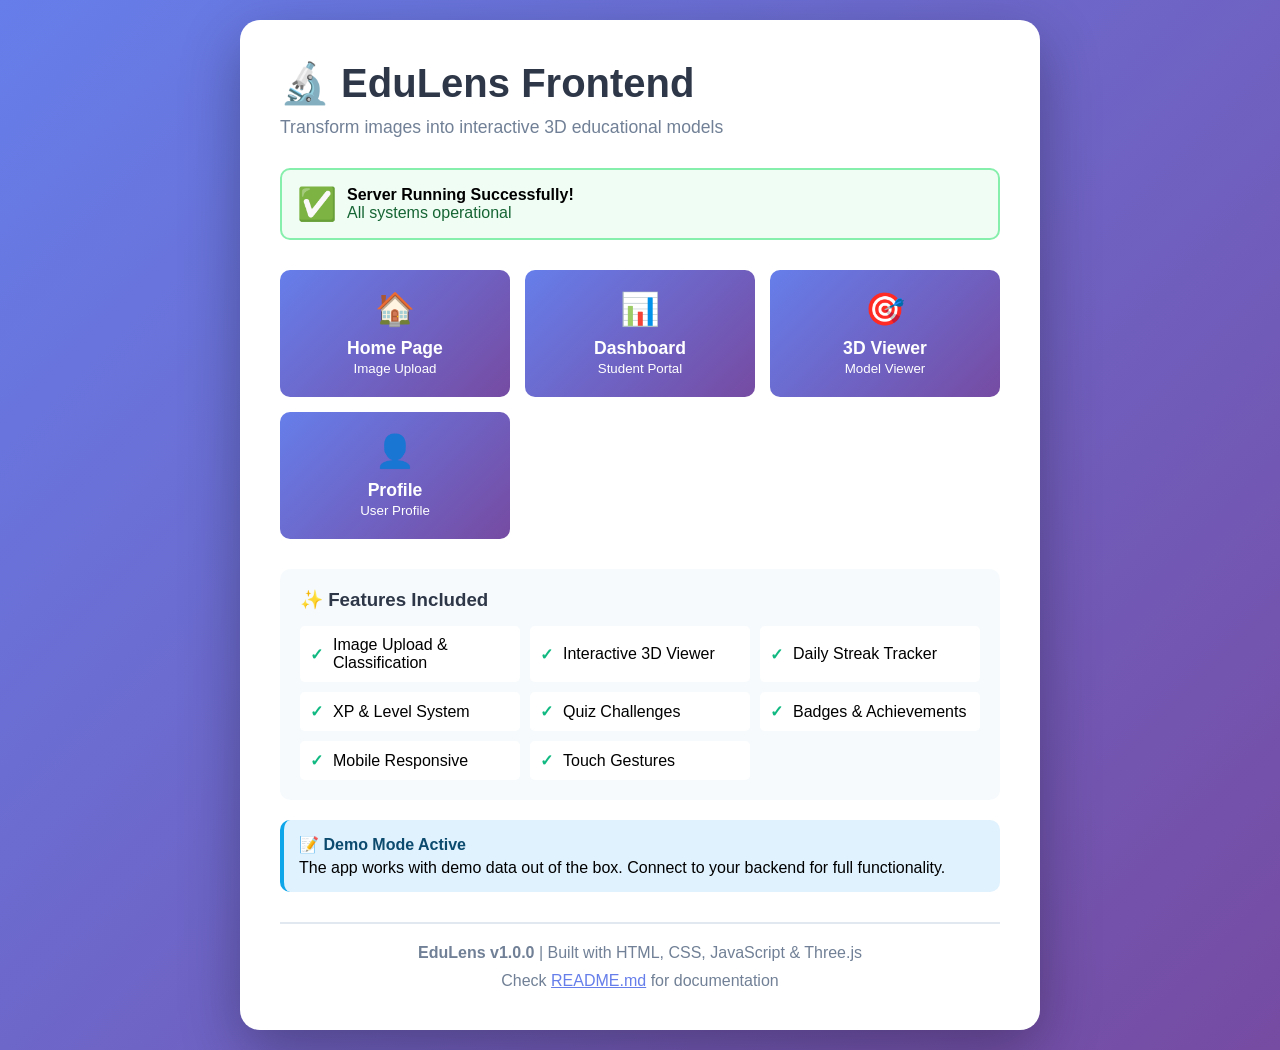
<file: frontend/test.html>
<!DOCTYPE html>
<html lang="en">
<head>
    <meta charset="UTF-8">
    <meta name="viewport" content="width=device-width, initial-scale=1.0">
    <title>EduLens - Test Page</title>
    <style>
        * {
            margin: 0;
            padding: 0;
            box-sizing: border-box;
        }
        
        body {
            font-family: -apple-system, BlinkMacSystemFont, 'Segoe UI', 'Roboto', sans-serif;
            background: linear-gradient(135deg, #667eea 0%, #764ba2 100%);
            min-height: 100vh;
            display: flex;
            align-items: center;
            justify-content: center;
            padding: 20px;
        }
        
        .container {
            background: white;
            border-radius: 20px;
            padding: 40px;
            max-width: 800px;
            width: 100%;
            box-shadow: 0 20px 60px rgba(0,0,0,0.3);
        }
        
        h1 {
            color: #2d3748;
            margin-bottom: 10px;
            font-size: 2.5rem;
        }
        
        .subtitle {
            color: #718096;
            margin-bottom: 30px;
            font-size: 1.1rem;
        }
        
        .status {
            display: flex;
            align-items: center;
            gap: 10px;
            padding: 15px;
            background: #f0fdf4;
            border: 2px solid #86efac;
            border-radius: 10px;
            margin-bottom: 30px;
        }
        
        .status-icon {
            font-size: 2rem;
        }
        
        .links {
            display: grid;
            grid-template-columns: repeat(auto-fit, minmax(200px, 1fr));
            gap: 15px;
            margin-bottom: 30px;
        }
        
        .link-card {
            display: block;
            padding: 20px;
            background: linear-gradient(135deg, #667eea 0%, #764ba2 100%);
            color: white;
            text-decoration: none;
            border-radius: 10px;
            transition: transform 0.2s, box-shadow 0.2s;
            text-align: center;
        }
        
        .link-card:hover {
            transform: translateY(-3px);
            box-shadow: 0 10px 20px rgba(0,0,0,0.2);
        }
        
        .link-icon {
            font-size: 2rem;
            display: block;
            margin-bottom: 10px;
        }
        
        .link-title {
            font-weight: 600;
            font-size: 1.1rem;
        }
        
        .features {
            background: #f7fafc;
            padding: 20px;
            border-radius: 10px;
            margin-bottom: 20px;
        }
        
        .features h3 {
            color: #2d3748;
            margin-bottom: 15px;
        }
        
        .features ul {
            list-style: none;
            display: grid;
            grid-template-columns: repeat(auto-fit, minmax(200px, 1fr));
            gap: 10px;
        }
        
        .features li {
            padding: 10px;
            background: white;
            border-radius: 5px;
            display: flex;
            align-items: center;
            gap: 10px;
        }
        
        .check {
            color: #10b981;
            font-weight: bold;
        }
        
        .info {
            background: #e0f2fe;
            padding: 15px;
            border-radius: 10px;
            border-left: 4px solid #0ea5e9;
        }
        
        .info strong {
            display: block;
            margin-bottom: 5px;
            color: #0c4a6e;
        }
        
        .footer {
            text-align: center;
            color: #718096;
            margin-top: 30px;
            padding-top: 20px;
            border-top: 2px solid #e2e8f0;
        }
    </style>
</head>
<body>
    <div class="container">
        <h1>🔬 EduLens Frontend</h1>
        <p class="subtitle">Transform images into interactive 3D educational models</p>
        
        <div class="status">
            <span class="status-icon">✅</span>
            <div>
                <strong>Server Running Successfully!</strong>
                <p style="margin: 0; color: #166534;">All systems operational</p>
            </div>
        </div>
        
        <div class="links">
            <a href="index.html" class="link-card">
                <span class="link-icon">🏠</span>
                <div class="link-title">Home Page</div>
                <small>Image Upload</small>
            </a>
            
            <a href="dashboard.html" class="link-card">
                <span class="link-icon">📊</span>
                <div class="link-title">Dashboard</div>
                <small>Student Portal</small>
            </a>
            
            <a href="viewer.html" class="link-card">
                <span class="link-icon">🎯</span>
                <div class="link-title">3D Viewer</div>
                <small>Model Viewer</small>
            </a>
            
            <a href="profile.html" class="link-card">
                <span class="link-icon">👤</span>
                <div class="link-title">Profile</div>
                <small>User Profile</small>
            </a>
        </div>
        
        <div class="features">
            <h3>✨ Features Included</h3>
            <ul>
                <li><span class="check">✓</span> Image Upload & Classification</li>
                <li><span class="check">✓</span> Interactive 3D Viewer</li>
                <li><span class="check">✓</span> Daily Streak Tracker</li>
                <li><span class="check">✓</span> XP & Level System</li>
                <li><span class="check">✓</span> Quiz Challenges</li>
                <li><span class="check">✓</span> Badges & Achievements</li>
                <li><span class="check">✓</span> Mobile Responsive</li>
                <li><span class="check">✓</span> Touch Gestures</li>
            </ul>
        </div>
        
        <div class="info">
            <strong>📝 Demo Mode Active</strong>
            <p style="margin: 0;">The app works with demo data out of the box. Connect to your backend for full functionality.</p>
        </div>
        
        <div class="footer">
            <p><strong>EduLens v1.0.0</strong> | Built with HTML, CSS, JavaScript & Three.js</p>
            <p style="margin-top: 10px;">Check <a href="README.md" style="color: #667eea;">README.md</a> for documentation</p>
        </div>
    </div>
    
    <script>
        // Test if JavaScript is working
        console.log('✅ EduLens Frontend loaded successfully!');
        console.log('📍 Current URL:', window.location.href);
        console.log('🌐 Available pages:');
        console.log('   - Home: index.html');
        console.log('   - Dashboard: dashboard.html');
        console.log('   - 3D Viewer: viewer.html');
    </script>
</body>
</html>
</file>
<file: frontend/css/styles.css>
/* ==========================================
   EduLens - Main Styles
   Educational Theme with Science Colors
   ========================================== */

:root {
    /* Primary Colors - Science Theme */
    --primary-color: #2563eb;
    --primary-dark: #1e40af;
    --primary-light: #60a5fa;
    
    /* Secondary Colors */
    --secondary-color: #7c3aed;
    --accent-color: #f59e0b;
    --success-color: #10b981;
    --danger-color: #ef4444;
    --warning-color: #f59e0b;
    
    /* Subject Colors */
    --biology-color: #059669;
    --chemistry-color: #7c3aed;
    --physics-color: #dc2626;
    
    /* Neutrals */
    --background: #f8fafc;
    --surface: #ffffff;
    --surface-hover: #f1f5f9;
    --border: #e2e8f0;
    --text-primary: #1e293b;
    --text-secondary: #64748b;
    --text-light: #94a3b8;
    
    /* Gradients */
    --gradient-primary: linear-gradient(135deg, #2563eb 0%, #7c3aed 100%);
    --gradient-success: linear-gradient(135deg, #10b981 0%, #059669 100%);
    --gradient-warm: linear-gradient(135deg, #f59e0b 0%, #ef4444 100%);
    
    /* Shadows */
    --shadow-sm: 0 1px 2px 0 rgba(0, 0, 0, 0.05);
    --shadow-md: 0 4px 6px -1px rgba(0, 0, 0, 0.1);
    --shadow-lg: 0 10px 15px -3px rgba(0, 0, 0, 0.1);
    --shadow-xl: 0 20px 25px -5px rgba(0, 0, 0, 0.1);
    
    /* Spacing */
    --spacing-xs: 0.25rem;
    --spacing-sm: 0.5rem;
    --spacing-md: 1rem;
    --spacing-lg: 1.5rem;
    --spacing-xl: 2rem;
    --spacing-2xl: 3rem;
    
    /* Border Radius */
    --radius-sm: 0.375rem;
    --radius-md: 0.5rem;
    --radius-lg: 0.75rem;
    --radius-xl: 1rem;
    --radius-full: 9999px;
    
    /* Transitions */
    --transition-fast: 150ms cubic-bezier(0.4, 0, 0.2, 1);
    --transition-base: 200ms cubic-bezier(0.4, 0, 0.2, 1);
    --transition-slow: 300ms cubic-bezier(0.4, 0, 0.2, 1);
}

/* ========================================== 
   Reset & Base Styles
   ========================================== */

* {
    margin: 0;
    padding: 0;
    box-sizing: border-box;
}

html {
    font-size: 16px;
    -webkit-font-smoothing: antialiased;
    -moz-osx-font-smoothing: grayscale;
}

body {
    font-family: -apple-system, BlinkMacSystemFont, 'Segoe UI', 'Roboto', 'Oxygen', 'Ubuntu', 'Cantarell', sans-serif;
    background: var(--background);
    color: var(--text-primary);
    line-height: 1.6;
    min-height: 100vh;
}

/* ========================================== 
   Typography
   ========================================== */

h1, h2, h3, h4, h5, h6 {
    font-weight: 700;
    line-height: 1.2;
    color: var(--text-primary);
}

h1 { font-size: 2.5rem; }
h2 { font-size: 2rem; }
h3 { font-size: 1.5rem; }
h4 { font-size: 1.25rem; }
h5 { font-size: 1.125rem; }
h6 { font-size: 1rem; }

p {
    margin-bottom: var(--spacing-md);
    color: var(--text-secondary);
}

.gradient-text {
    background: var(--gradient-primary);
    -webkit-background-clip: text;
    -webkit-text-fill-color: transparent;
    background-clip: text;
}

/* ========================================== 
   Navigation
   ========================================== */

.navbar {
    background: var(--surface);
    border-bottom: 1px solid var(--border);
    padding: var(--spacing-md) 0;
    position: sticky;
    top: 0;
    z-index: 1000;
    box-shadow: var(--shadow-sm);
}

.nav-container {
    max-width: 1200px;
    margin: 0 auto;
    padding: 0 var(--spacing-lg);
    display: flex;
    justify-content: space-between;
    align-items: center;
}

.logo {
    display: flex;
    align-items: center;
    gap: var(--spacing-sm);
    font-size: 1.5rem;
    font-weight: 700;
    color: var(--primary-color);
    text-decoration: none;
}

.logo-img {
    height: 40px;
    width: auto;
    object-fit: contain;
}

.logo-icon {
    font-size: 1.75rem;
}

.nav-links {
    display: flex;
    list-style: none;
    gap: var(--spacing-xl);
}

.nav-links a {
    text-decoration: none;
    color: var(--text-secondary);
    font-weight: 500;
    padding: var(--spacing-sm) var(--spacing-md);
    border-radius: var(--radius-md);
    transition: all var(--transition-base);
}

.nav-links a:hover,
.nav-links a.active {
    color: var(--primary-color);
    background: var(--surface-hover);
}

/* ========================================== 
   Layout
   ========================================== */

.container {
    max-width: 1200px;
    margin: 0 auto;
    padding: var(--spacing-2xl) var(--spacing-lg);
}

/* ========================================== 
   Hero Section
   ========================================== */

.hero {
    text-align: center;
    padding: var(--spacing-2xl) 0;
}

.hero-title {
    font-size: 3rem;
    margin-bottom: var(--spacing-lg);
    line-height: 1.2;
}

.hero-subtitle {
    font-size: 1.25rem;
    color: var(--text-secondary);
    max-width: 600px;
    margin: 0 auto;
}

/* ========================================== 
   Cards
   ========================================== */

.card {
    background: var(--surface);
    border-radius: var(--radius-lg);
    padding: var(--spacing-xl);
    box-shadow: var(--shadow-md);
    transition: box-shadow var(--transition-base);
}

.card:hover {
    box-shadow: var(--shadow-lg);
}

.card-header {
    display: flex;
    justify-content: space-between;
    align-items: center;
    margin-bottom: var(--spacing-lg);
}

.card-header h3 {
    font-size: 1.25rem;
    display: flex;
    align-items: center;
    gap: var(--spacing-sm);
}

/* ========================================== 
   Buttons
   ========================================== */

.btn {
    display: inline-flex;
    align-items: center;
    justify-content: center;
    gap: var(--spacing-sm);
    padding: var(--spacing-md) var(--spacing-xl);
    border: none;
    border-radius: var(--radius-md);
    font-size: 1rem;
    font-weight: 600;
    cursor: pointer;
    transition: all var(--transition-base);
    text-decoration: none;
}

.btn:disabled {
    opacity: 0.5;
    cursor: not-allowed;
}

.btn-primary {
    background: var(--primary-color);
    color: white;
}

.btn-primary:hover:not(:disabled) {
    background: var(--primary-dark);
    transform: translateY(-2px);
    box-shadow: var(--shadow-lg);
}

.btn-secondary {
    background: var(--surface-hover);
    color: var(--text-primary);
}

.btn-secondary:hover:not(:disabled) {
    background: var(--border);
}

.btn-success {
    background: var(--success-color);
    color: white;
}

.btn-success:hover:not(:disabled) {
    background: #059669;
    transform: translateY(-2px);
    box-shadow: var(--shadow-lg);
}

.btn-large {
    padding: var(--spacing-lg) var(--spacing-2xl);
    font-size: 1.125rem;
}

.btn-block {
    width: 100%;
}

.icon-btn {
    width: 40px;
    height: 40px;
    border-radius: var(--radius-md);
    border: none;
    background: var(--surface-hover);
    color: var(--text-primary);
    font-size: 1.25rem;
    cursor: pointer;
    transition: all var(--transition-base);
    display: flex;
    align-items: center;
    justify-content: center;
}

.icon-btn:hover {
    background: var(--border);
    transform: scale(1.1);
}

/* ========================================== 
   Upload Section
   ========================================== */

.upload-section {
    margin: var(--spacing-2xl) 0;
}

.upload-container {
    display: grid;
    grid-template-columns: repeat(2, 1fr);
    gap: var(--spacing-xl);
}

.upload-card {
    background: var(--surface);
    border-radius: var(--radius-xl);
    overflow: hidden;
    box-shadow: var(--shadow-lg);
    border: 2px solid var(--border);
    transition: all var(--transition-base);
}

.upload-card:hover {
    border-color: var(--primary-color);
    box-shadow: var(--shadow-xl);
}

.card-header {
    background: linear-gradient(135deg, var(--primary-color), var(--secondary-color));
    padding: var(--spacing-lg) var(--spacing-xl);
    color: white;
}

.card-header h3 {
    margin: 0;
    font-size: 1.25rem;
    color: white;
}

.upload-area {
    text-align: center;
    padding: var(--spacing-2xl);
    border: 2px dashed var(--border);
    border-radius: var(--radius-lg);
    transition: all var(--transition-base);
    cursor: pointer;
    margin: var(--spacing-xl);
    min-height: 300px;
    display: flex;
    flex-direction: column;
    align-items: center;
    justify-content: center;
}

.upload-area:hover {
    border-color: var(--primary-color);
    background: var(--surface-hover);
}

.upload-area.drag-over {
    border-color: var(--primary-color);
    background: var(--primary-light);
    opacity: 0.1;
}

.upload-icon {
    font-size: 4rem;
    margin-bottom: var(--spacing-lg);
}

.upload-area h4 {
    margin-bottom: var(--spacing-sm);
    font-size: 1.25rem;
}

.upload-area p {
    color: var(--text-light);
    margin-bottom: var(--spacing-lg);
}

.preview-area {
    text-align: center;
    padding: var(--spacing-xl);
}

.preview-area img {
    max-width: 100%;
    max-height: 400px;
    border-radius: var(--radius-lg);
    margin-bottom: var(--spacing-lg);
    box-shadow: var(--shadow-md);
}

/* ========================================== 
   Camera Section
   ========================================== */

.camera-area {
    padding: var(--spacing-xl);
    min-height: 400px;
}

.camera-placeholder {
    text-align: center;
    padding: var(--spacing-2xl);
    border: 2px dashed var(--border);
    border-radius: var(--radius-lg);
    min-height: 300px;
    display: flex;
    flex-direction: column;
    align-items: center;
    justify-content: center;
    transition: all var(--transition-base);
}

.camera-placeholder:hover {
    border-color: var(--secondary-color);
    background: var(--surface-hover);
}

.camera-icon {
    font-size: 4rem;
    margin-bottom: var(--spacing-lg);
}

.camera-placeholder h4 {
    margin-bottom: var(--spacing-sm);
    font-size: 1.25rem;
}

.camera-placeholder p {
    color: var(--text-light);
    margin-bottom: var(--spacing-lg);
}

.camera-view {
    position: relative;
    border-radius: var(--radius-lg);
    overflow: hidden;
    background: #000;
}

#cameraVideo {
    width: 100%;
    height: auto;
    display: block;
    border-radius: var(--radius-lg);
    max-height: 450px;
    object-fit: cover;
}

.camera-controls {
    display: flex;
    gap: var(--spacing-md);
    margin-top: var(--spacing-lg);
    justify-content: center;
}

.camera-preview {
    text-align: center;
}

#cameraCanvas {
    max-width: 100%;
    height: auto;
    border-radius: var(--radius-lg);
    box-shadow: var(--shadow-md);
    margin-bottom: var(--spacing-lg);
    border: 2px solid var(--border);
}

.camera-actions {
    display: flex;
    gap: var(--spacing-md);
    justify-content: center;
    margin-top: var(--spacing-lg);
}

.result-card {
    background: var(--surface);
    border-radius: var(--radius-xl);
    padding: var(--spacing-2xl);
    box-shadow: var(--shadow-lg);
    border: 2px solid var(--success-color);
}

.result-header {
    display: flex;
    align-items: center;
    gap: var(--spacing-md);
    margin-bottom: var(--spacing-lg);
}

.result-icon {
    font-size: 2rem;
}

.result-content {
    margin: var(--spacing-xl) 0;
}

.result-label {
    color: var(--text-light);
    font-size: 0.875rem;
    margin-bottom: var(--spacing-sm);
}

.result-value {
    font-size: 2rem;
    font-weight: 700;
    color: var(--primary-color);
    margin-bottom: var(--spacing-lg);
}

.result-confidence {
    display: flex;
    align-items: center;
    gap: var(--spacing-md);
    margin-bottom: var(--spacing-xl);
}

.confidence-bar {
    flex: 1;
    height: 8px;
    background: var(--border);
    border-radius: var(--radius-full);
    overflow: hidden;
}

.confidence-fill {
    height: 100%;
    background: var(--gradient-success);
    transition: width var(--transition-slow);
}

/* ========================================== 
   Features Section
   ========================================== */

.features {
    margin: var(--spacing-2xl) 0;
    text-align: center;
}

.features h2 {
    margin-bottom: var(--spacing-2xl);
}

.feature-grid {
    display: grid;
    grid-template-columns: repeat(auto-fit, minmax(250px, 1fr));
    gap: var(--spacing-xl);
    margin-top: var(--spacing-2xl);
}

.feature-card {
    padding: var(--spacing-xl);
    background: var(--surface);
    border-radius: var(--radius-lg);
    box-shadow: var(--shadow-md);
    transition: all var(--transition-base);
}

.feature-card:hover {
    transform: translateY(-5px);
    box-shadow: var(--shadow-xl);
}

.feature-icon {
    font-size: 3rem;
    margin-bottom: var(--spacing-lg);
}

.feature-card h3 {
    margin-bottom: var(--spacing-md);
    color: var(--primary-color);
}

/* ========================================== 
   Progress & Loading
   ========================================== */

.progress-bar {
    width: 100%;
    height: 8px;
    background: var(--border);
    border-radius: var(--radius-full);
    overflow: hidden;
}

.progress-fill {
    height: 100%;
    background: var(--gradient-primary);
    transition: width var(--transition-base);
    border-radius: var(--radius-full);
}

.spinner {
    width: 20px;
    height: 20px;
    border: 3px solid rgba(255, 255, 255, 0.3);
    border-top-color: white;
    border-radius: 50%;
    animation: spin 0.6s linear infinite;
}

@keyframes spin {
    to { transform: rotate(360deg); }
}

/* ========================================== 
   Badges
   ========================================== */

.badge {
    display: inline-block;
    padding: var(--spacing-xs) var(--spacing-md);
    border-radius: var(--radius-full);
    font-size: 0.75rem;
    font-weight: 600;
    text-transform: uppercase;
}

.badge-new {
    background: var(--gradient-warm);
    color: white;
}

/* ========================================== 
   Utility Classes
   ========================================== */

.hidden {
    display: none !important;
}

.text-center {
    text-align: center;
}

.mt-1 { margin-top: var(--spacing-sm); }
.mt-2 { margin-top: var(--spacing-md); }
.mt-3 { margin-top: var(--spacing-lg); }
.mt-4 { margin-top: var(--spacing-xl); }

.mb-1 { margin-bottom: var(--spacing-sm); }
.mb-2 { margin-bottom: var(--spacing-md); }
.mb-3 { margin-bottom: var(--spacing-lg); }
.mb-4 { margin-bottom: var(--spacing-xl); }

/* ========================================== 
   Footer
   ========================================== */

.footer {
    background: var(--surface);
    border-top: 1px solid var(--border);
    padding: var(--spacing-xl);
    text-align: center;
    color: var(--text-light);
    margin-top: var(--spacing-2xl);
}

/* ========================================== 
   Responsive Design
   ========================================== */

@media (max-width: 768px) {
    html {
        font-size: 14px;
    }
    
    .hero-title {
        font-size: 2rem;
    }
    
    .nav-links {
        gap: var(--spacing-md);
    }
    
    .container {
        padding: var(--spacing-lg) var(--spacing-md);
    }
    
    .feature-grid {
        grid-template-columns: 1fr;
    }
    
    .upload-container {
        grid-template-columns: 1fr;
    }
    
    .upload-card {
        padding: 0;
    }
    
    .upload-area,
    .camera-area {
        padding: var(--spacing-lg);
    }
}

@media (max-width: 480px) {
    .nav-links {
        font-size: 0.875rem;
    }
    
    .logo-text {
        display: none;
    }
    
    .btn-large {
        padding: var(--spacing-md) var(--spacing-lg);
        font-size: 1rem;
    }
}
</file>
<file: frontend/css/dashboard.css>
/* ==========================================
   Dashboard Styles
   ========================================== */

.dashboard-container {
    max-width: 1400px;
    margin: 0 auto;
    padding: var(--spacing-xl) var(--spacing-lg);
}

/* ========================================== 
   Welcome Section
   ========================================== */

.welcome-section {
    background: linear-gradient(135deg, var(--primary-color) 0%, var(--secondary-color) 100%);
    border-radius: var(--radius-xl);
    padding: var(--spacing-2xl);
    color: white;
    margin-bottom: var(--spacing-xl);
    box-shadow: var(--shadow-lg);
}

.welcome-content h1 {
    color: white;
    font-size: 2rem;
    margin-bottom: var(--spacing-sm);
}

.welcome-content p {
    color: rgba(255, 255, 255, 0.9);
    font-size: 1.125rem;
}

.quick-stats {
    display: grid;
    grid-template-columns: repeat(auto-fit, minmax(150px, 1fr));
    gap: var(--spacing-lg);
    margin-top: var(--spacing-xl);
}

.stat-card {
    background: rgba(255, 255, 255, 0.15);
    backdrop-filter: blur(10px);
    border-radius: var(--radius-lg);
    padding: var(--spacing-lg);
    display: flex;
    align-items: center;
    gap: var(--spacing-md);
    transition: transform var(--transition-base);
}

.stat-card:hover {
    transform: translateY(-3px);
}

.stat-icon {
    font-size: 2rem;
}

.stat-value {
    font-size: 1.75rem;
    font-weight: 700;
    color: white;
}

.stat-label {
    font-size: 0.875rem;
    color: rgba(255, 255, 255, 0.8);
}

/* ========================================== 
   Dashboard Grid
   ========================================== */

.dashboard-grid {
    display: grid;
    grid-template-columns: 1fr 1.5fr;
    gap: var(--spacing-xl);
}

.left-column,
.right-column {
    display: flex;
    flex-direction: column;
    gap: var(--spacing-xl);
}

/* ========================================== 
   Streak Card
   ========================================== */

.streak-card {
    background: linear-gradient(135deg, #ff6b35 0%, #f7931e 100%);
    color: white;
}

.streak-card .card-header h3 {
    color: white;
}

.streak-content {
    text-align: center;
}

.streak-display {
    margin: var(--spacing-xl) 0;
}

.streak-number {
    font-size: 4rem;
    font-weight: 700;
    line-height: 1;
}

.streak-label {
    font-size: 1.125rem;
    opacity: 0.9;
}

.streak-status {
    display: flex;
    align-items: center;
    justify-content: center;
    gap: var(--spacing-sm);
    padding: var(--spacing-md);
    background: rgba(255, 255, 255, 0.2);
    border-radius: var(--radius-md);
}

.status-icon {
    font-size: 1.25rem;
}

.status-text {
    font-size: 0.875rem;
}

/* ========================================== 
   Level Card
   ========================================== */

.level-content {
    display: flex;
    align-items: center;
    gap: var(--spacing-xl);
}

.level-badge {
    text-align: center;
    flex-shrink: 0;
}

.badge-circle {
    width: 80px;
    height: 80px;
    border-radius: 50%;
    background: var(--gradient-primary);
    display: flex;
    align-items: center;
    justify-content: center;
    margin: 0 auto var(--spacing-sm);
    box-shadow: var(--shadow-lg);
}

.badge-circle span {
    font-size: 2rem;
    font-weight: 700;
    color: white;
}

.badge-label {
    font-size: 0.875rem;
    color: var(--text-secondary);
}

.xp-progress {
    flex: 1;
}

.xp-info {
    display: flex;
    justify-content: space-between;
    margin-bottom: var(--spacing-sm);
    font-weight: 600;
    color: var(--text-primary);
}

.xp-next {
    margin-top: var(--spacing-sm);
    font-size: 0.875rem;
    color: var(--text-secondary);
}

/* ========================================== 
   MCQ Card
   ========================================== */

.mcq-content {
    text-align: center;
}

.mcq-info {
    display: flex;
    justify-content: space-around;
    margin-bottom: var(--spacing-xl);
}

.mcq-count {
    text-align: center;
}

.count-number {
    display: block;
    font-size: 2.5rem;
    font-weight: 700;
    color: var(--primary-color);
    line-height: 1;
}

.count-label {
    font-size: 0.875rem;
    color: var(--text-secondary);
}

.mcq-reward {
    display: flex;
    flex-direction: column;
    align-items: center;
    gap: var(--spacing-sm);
}

.reward-icon {
    font-size: 2rem;
}

.reward-text {
    font-weight: 600;
    color: var(--success-color);
}

/* ========================================== 
   Achievements Card
   ========================================== */

.view-all {
    font-size: 0.875rem;
    color: var(--primary-color);
    text-decoration: none;
    font-weight: 600;
}

.view-all:hover {
    text-decoration: underline;
}

.achievements-grid {
    display: grid;
    grid-template-columns: repeat(3, 1fr);
    gap: var(--spacing-md);
}

.achievement-badge {
    aspect-ratio: 1;
    border-radius: var(--radius-lg);
    background: var(--surface-hover);
    display: flex;
    flex-direction: column;
    align-items: center;
    justify-content: center;
    cursor: pointer;
    transition: all var(--transition-base);
    padding: var(--spacing-md);
    text-align: center;
}

.achievement-badge:hover {
    transform: scale(1.05);
    box-shadow: var(--shadow-md);
}

.achievement-badge.unlocked {
    background: var(--gradient-primary);
    color: white;
}

.achievement-badge.locked {
    opacity: 0.4;
}

.achievement-icon {
    font-size: 2rem;
    margin-bottom: var(--spacing-sm);
}

.achievement-name {
    font-size: 0.75rem;
    font-weight: 600;
}

/* ========================================== 
   Quick Start Card
   ========================================== */

.quick-start-content {
    display: flex;
    flex-direction: column;
    gap: var(--spacing-lg);
}

.quick-btn {
    width: 100%;
    padding: var(--spacing-lg);
    border: 2px solid var(--border);
    border-radius: var(--radius-lg);
    background: var(--surface-hover);
    cursor: pointer;
    display: flex;
    align-items: center;
    gap: var(--spacing-md);
    transition: all var(--transition-base);
}

.quick-btn:hover {
    border-color: var(--primary-color);
    background: var(--surface);
    transform: translateX(5px);
}

.btn-icon {
    font-size: 1.5rem;
}

.btn-content {
    text-align: left;
}

.btn-title {
    font-weight: 600;
    color: var(--text-primary);
    margin-bottom: var(--spacing-xs);
}

.btn-subtitle {
    font-size: 0.875rem;
    color: var(--text-secondary);
}

.subject-buttons {
    display: grid;
    grid-template-columns: repeat(3, 1fr);
    gap: var(--spacing-md);
}

.subject-btn {
    padding: var(--spacing-md);
    border: 2px solid var(--border);
    border-radius: var(--radius-lg);
    background: var(--surface);
    cursor: pointer;
    display: flex;
    flex-direction: column;
    align-items: center;
    gap: var(--spacing-sm);
    transition: all var(--transition-base);
    font-weight: 600;
}

.subject-icon {
    font-size: 1.5rem;
}

.biology-btn:hover {
    border-color: var(--biology-color);
    background: rgba(5, 150, 105, 0.1);
    transform: translateY(-3px);
}

.chemistry-btn:hover {
    border-color: var(--chemistry-color);
    background: rgba(124, 58, 237, 0.1);
    transform: translateY(-3px);
}

.physics-btn:hover {
    border-color: var(--physics-color);
    background: rgba(220, 38, 38, 0.1);
    transform: translateY(-3px);
}

/* ========================================== 
   Activity Feed
   ========================================== */

.activity-feed {
    display: flex;
    flex-direction: column;
    gap: var(--spacing-md);
}

.activity-item {
    display: flex;
    gap: var(--spacing-md);
    padding: var(--spacing-md);
    border-radius: var(--radius-md);
    background: var(--surface-hover);
    transition: background var(--transition-base);
}

.activity-item:hover {
    background: var(--border);
}

.activity-icon {
    width: 40px;
    height: 40px;
    border-radius: var(--radius-md);
    background: var(--primary-color);
    color: white;
    display: flex;
    align-items: center;
    justify-content: center;
    font-size: 1.25rem;
    flex-shrink: 0;
}

.activity-info {
    flex: 1;
}

.activity-description {
    color: var(--text-primary);
    font-weight: 500;
    margin-bottom: var(--spacing-xs);
}

.activity-time {
    font-size: 0.75rem;
    color: var(--text-light);
}

/* ========================================== 
   Recommendations
   ========================================== */

.recommendations-list {
    display: flex;
    flex-direction: column;
    gap: var(--spacing-md);
}

.recommendation-item {
    padding: var(--spacing-lg);
    border: 2px solid var(--border);
    border-radius: var(--radius-lg);
    transition: all var(--transition-base);
    cursor: pointer;
}

.recommendation-item:hover {
    border-color: var(--primary-color);
    background: var(--surface-hover);
    transform: translateX(5px);
}

.recommendation-title {
    font-weight: 600;
    color: var(--text-primary);
    margin-bottom: var(--spacing-sm);
}

.recommendation-description {
    font-size: 0.875rem;
    color: var(--text-secondary);
}

/* ========================================== 
   Modal Base Styles
   ========================================== */

.modal {
    position: fixed;
    top: 0;
    left: 0;
    width: 100%;
    height: 100%;
    background: rgba(0, 0, 0, 0.6);
    display: flex;
    align-items: center;
    justify-content: center;
    z-index: 1000;
    padding: 2rem;
    overflow-y: auto;
}

.modal.hidden {
    display: none;
}

.modal-content {
    background: white;
    border-radius: var(--radius-xl);
    box-shadow: 0 20px 60px rgba(0, 0, 0, 0.3);
    width: 100%;
    max-height: 90vh;
    overflow-y: auto;
    animation: modalSlideIn 0.3s ease-out;
    position: relative;
}

@keyframes modalSlideIn {
    from {
        opacity: 0;
        transform: translateY(-30px) scale(0.95);
    }
    to {
        opacity: 1;
        transform: translateY(0) scale(1);
    }
}

.modal-header {
    padding: var(--spacing-2xl);
    border-bottom: 2px solid var(--border);
    display: flex;
    justify-content: space-between;
    align-items: center;
    min-height: 80px;
}

.modal-header h3 {
    margin: 0;
    font-size: 1.75rem;
    color: var(--text-primary);
    font-weight: 600;
}

.modal-body {
    padding: var(--spacing-xl);
}

/* ========================================== 
   MCQ Modal
   ========================================== */

.mcq-modal-content {
    max-width: 900px;
    min-height: 600px;
}

.quiz-progress {
    font-weight: 600;
    color: var(--primary-color);
    font-size: 1.1rem;
}

.mcq-body {
    padding: var(--spacing-2xl);
    min-height: 450px;
}

.question-card {
    margin-bottom: var(--spacing-2xl);
}

.question-text {
    font-size: 1.5rem;
    color: var(--text-primary);
    margin-bottom: var(--spacing-2xl);
    line-height: 1.8;
    font-weight: 500;
}

.options-container {
    display: flex;
    flex-direction: column;
    gap: var(--spacing-lg);
}

.option-btn {
    width: 100%;
    padding: 1.25rem 1.5rem;
    border: 2px solid var(--border);
    border-radius: var(--radius-lg);
    background: var(--surface);
    cursor: pointer;
    text-align: left;
    transition: all var(--transition-base);
    font-size: 1.1rem;
    line-height: 1.6;
    min-height: 60px;
}

.option-btn:hover {
    border-color: var(--primary-color);
    background: var(--surface-hover);
}

.option-btn.selected {
    border-color: var(--primary-color);
    background: var(--primary-light);
    color: var(--primary-dark);
}

.option-btn.correct {
    border-color: var(--success-color);
    background: rgba(16, 185, 129, 0.1);
}

.option-btn.incorrect {
    border-color: var(--danger-color);
    background: rgba(239, 68, 68, 0.1);
}

.quiz-actions {
    display: flex;
    justify-content: space-between;
    gap: var(--spacing-lg);
    margin-top: var(--spacing-2xl);
    padding-top: var(--spacing-xl);
    border-top: 2px solid var(--border);
}

/* ========================================== 
   Result Modal
   ========================================== */

.result-modal-content {
    max-width: 500px;
    text-align: center;
}

.result-header {
    margin-bottom: var(--spacing-xl);
}

.result-header .result-icon {
    font-size: 4rem;
    margin-bottom: var(--spacing-md);
}

.result-header h2 {
    color: var(--primary-color);
}

.score-display {
    margin: var(--spacing-2xl) 0;
}

.score-circle {
    width: 200px;
    height: 200px;
    margin: 0 auto;
    position: relative;
}

.score-circle svg {
    transform: rotate(-90deg);
}

.score-bg {
    fill: none;
    stroke: var(--border);
    stroke-width: 8;
}

.score-progress {
    fill: none;
    stroke: var(--success-color);
    stroke-width: 8;
    stroke-linecap: round;
    stroke-dasharray: 283;
    stroke-dashoffset: 283;
    transition: stroke-dashoffset 1s ease;
}

.score-text {
    position: absolute;
    top: 50%;
    left: 50%;
    transform: translate(-50%, -50%);
}

.score-value {
    display: block;
    font-size: 3rem;
    font-weight: 700;
    color: var(--primary-color);
    line-height: 1;
}

.score-total {
    font-size: 1.25rem;
    color: var(--text-secondary);
}

.result-stats {
    display: grid;
    grid-template-columns: repeat(3, 1fr);
    gap: var(--spacing-lg);
    margin: var(--spacing-xl) 0;
}

.result-stat {
    display: flex;
    flex-direction: column;
    gap: var(--spacing-sm);
}

.result-stat .stat-icon {
    font-size: 1.5rem;
}

.result-stat .stat-text {
    font-weight: 600;
    color: var(--text-primary);
}

/* ========================================== 
   Badge Modal
   ========================================== */

.badge-modal-content {
    max-width: 400px;
    text-align: center;
}

.modal-close {
    position: absolute;
    top: var(--spacing-lg);
    right: var(--spacing-lg);
    background: var(--surface-hover);
    color: var(--text-primary);
}

.badge-detail {
    padding: var(--spacing-lg) 0;
}

.badge-icon-large {
    font-size: 5rem;
    margin-bottom: var(--spacing-lg);
}

#badgeName {
    font-size: 1.5rem;
    margin-bottom: var(--spacing-md);
    color: var(--primary-color);
}

#badgeDescription {
    color: var(--text-secondary);
    margin-bottom: var(--spacing-lg);
}

/* ========================================== 
   Responsive Design
   ========================================== */

@media (max-width: 1024px) {
    .dashboard-grid {
        grid-template-columns: 1fr;
    }
    
    .achievements-grid {
        grid-template-columns: repeat(4, 1fr);
    }
}

@media (max-width: 768px) {
    .welcome-section {
        padding: var(--spacing-lg);
    }
    
    .welcome-content h1 {
        font-size: 1.5rem;
    }
    
    .quick-stats {
        grid-template-columns: 1fr;
    }
    
    .achievements-grid {
        grid-template-columns: repeat(3, 1fr);
    }
    
    .subject-buttons {
        grid-template-columns: 1fr;
    }
    
    .result-stats {
        grid-template-columns: 1fr;
    }
    
    .quiz-actions {
        flex-direction: column;
    }
}

@media (max-width: 480px) {
    .dashboard-container {
        padding: var(--spacing-md);
    }
    
    .card {
        padding: var(--spacing-lg);
    }
    
    .achievements-grid {
        grid-template-columns: repeat(2, 1fr);
    }
    
    .score-circle {
        width: 150px;
        height: 150px;
    }
    
    .score-value {
        font-size: 2rem;
    }
}
</file>
